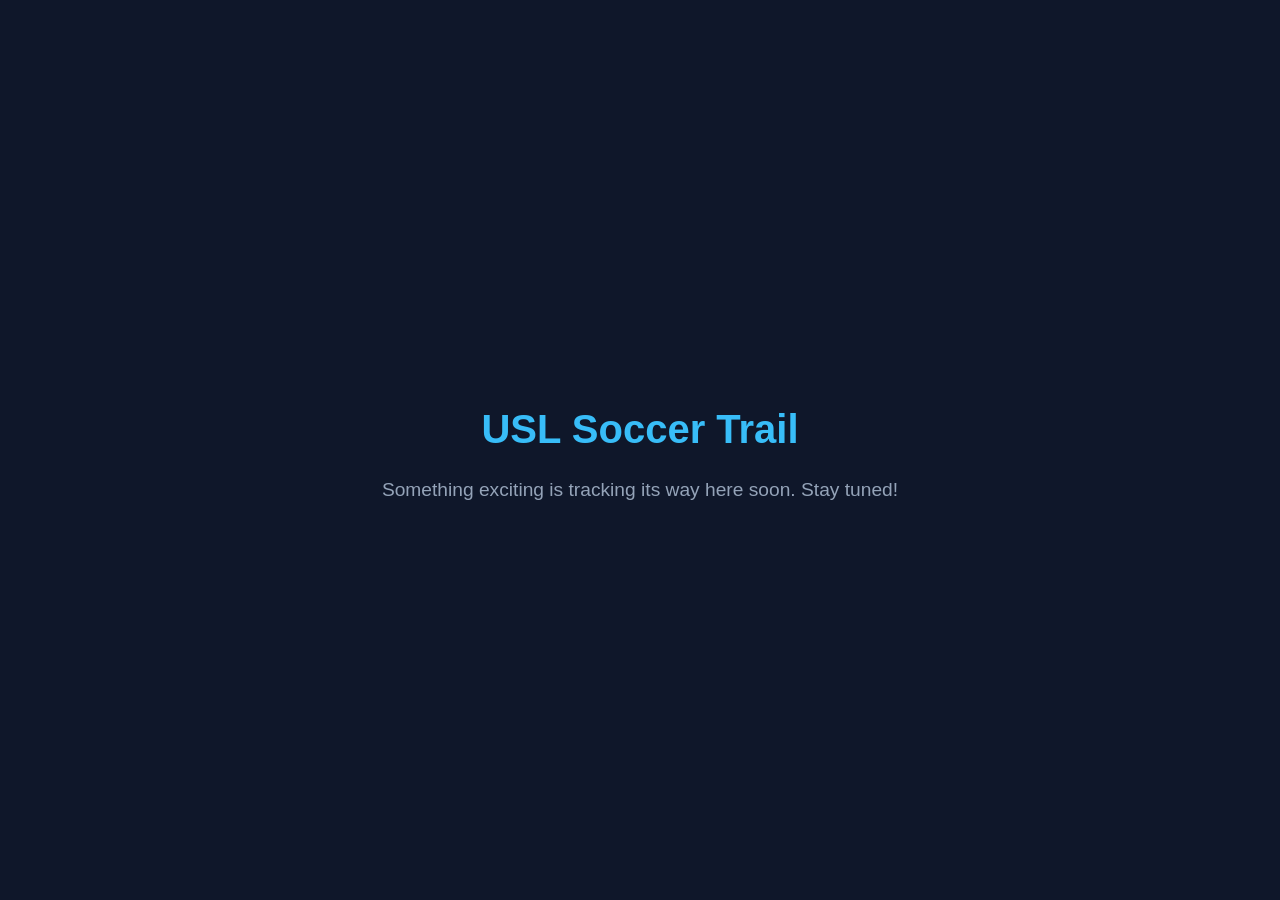
<file: index.html>
<!DOCTYPE html>
<html lang="en">
<head>
    <meta charset="UTF-8">
    <meta name="viewport" content="width=device-width, initial-scale=1.0">
    <meta name="robots" content="noindex, nofollow">
    <title>USL Soccer Trail - Coming Soon</title>
    <style>
        body {
            font-family: -apple-system, BlinkMacSystemFont, "Segoe UI", Roboto, Helvetica, Arial, sans-serif;
            background-color: #0f172a; /* Dark slate background */
            color: #f8fafc;
            display: flex;
            flex-direction: column;
            align-items: center;
            justify-content: center;
            height: 100vh;
            margin: 0;
            text-align: center;
        }
        h1 { font-size: 2.5rem; margin-bottom: 0.5rem; color: #38bdf8; }
        p { font-size: 1.2rem; color: #94a3b8; }
    </style>
</head>
<body>
    <h1>USL Soccer Trail</h1>
    <p>Something exciting is tracking its way here soon. Stay tuned!</p>
</body>
</html>
</file>
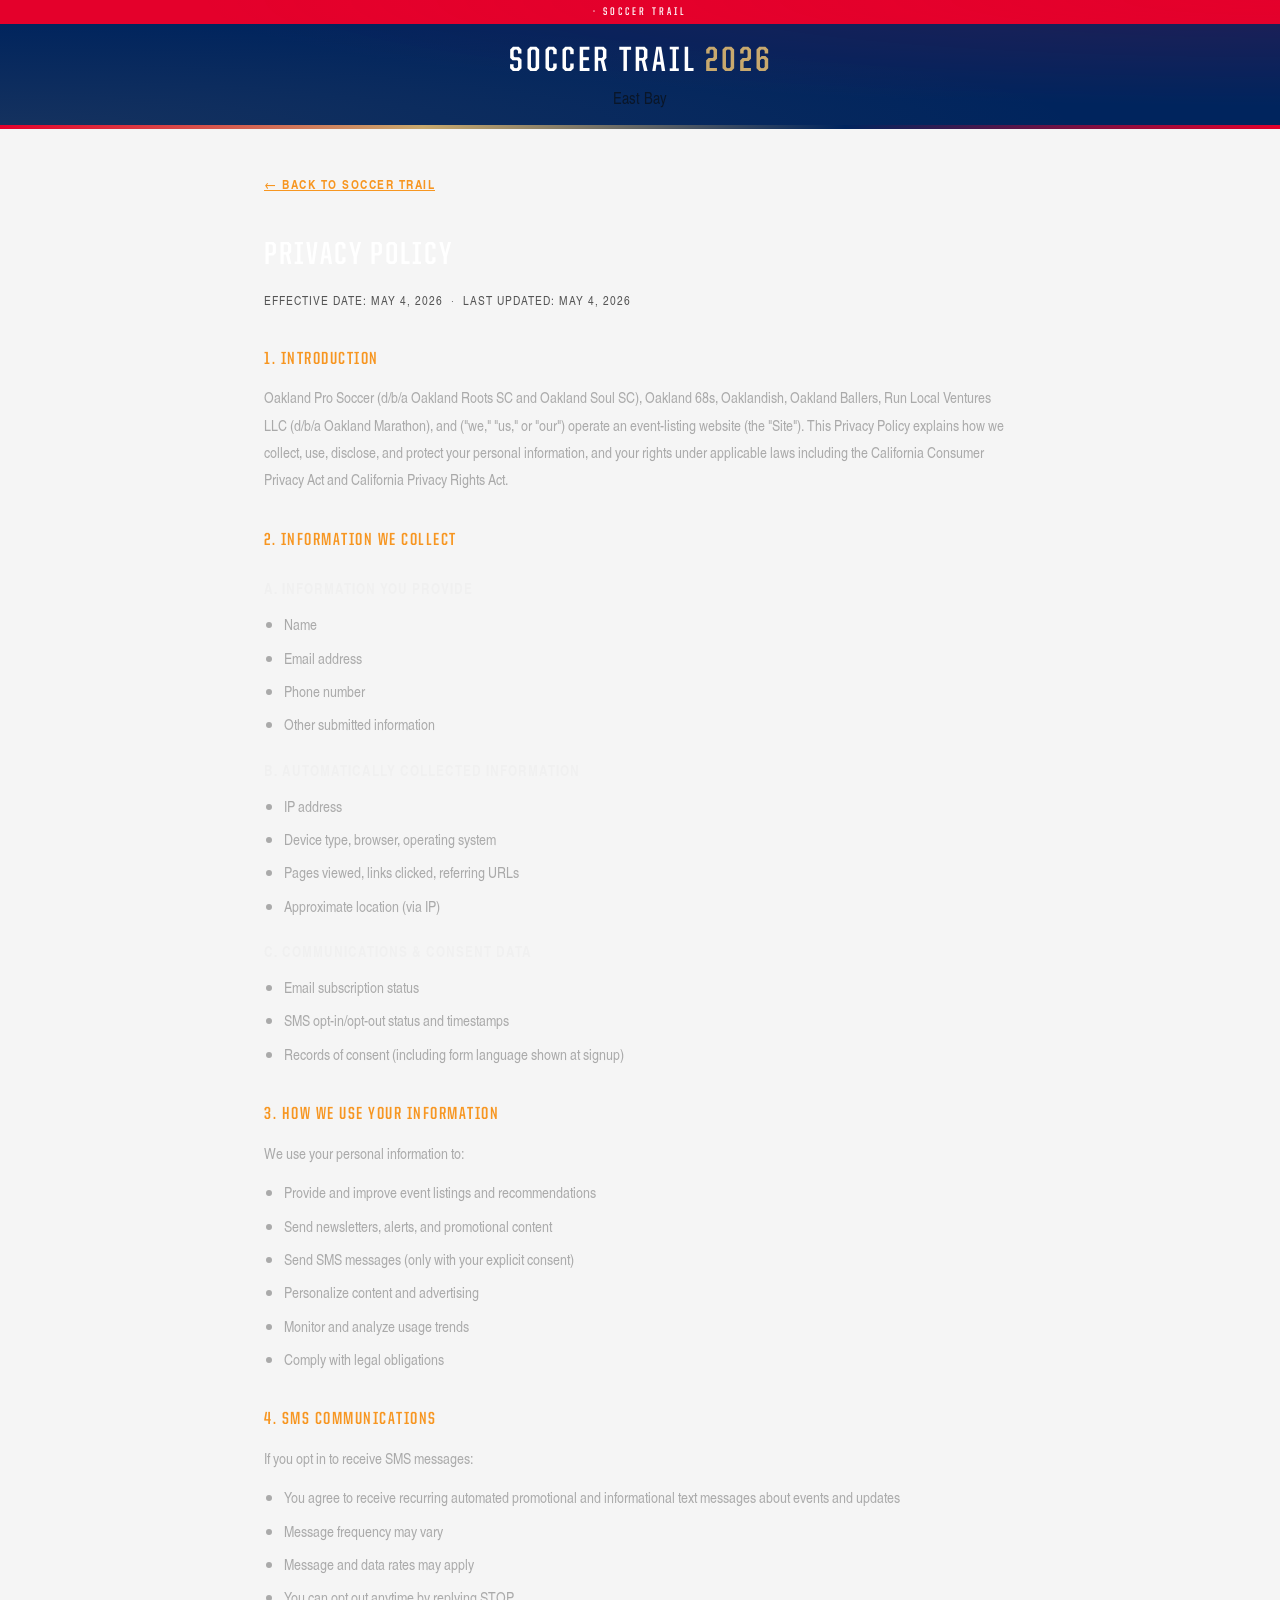
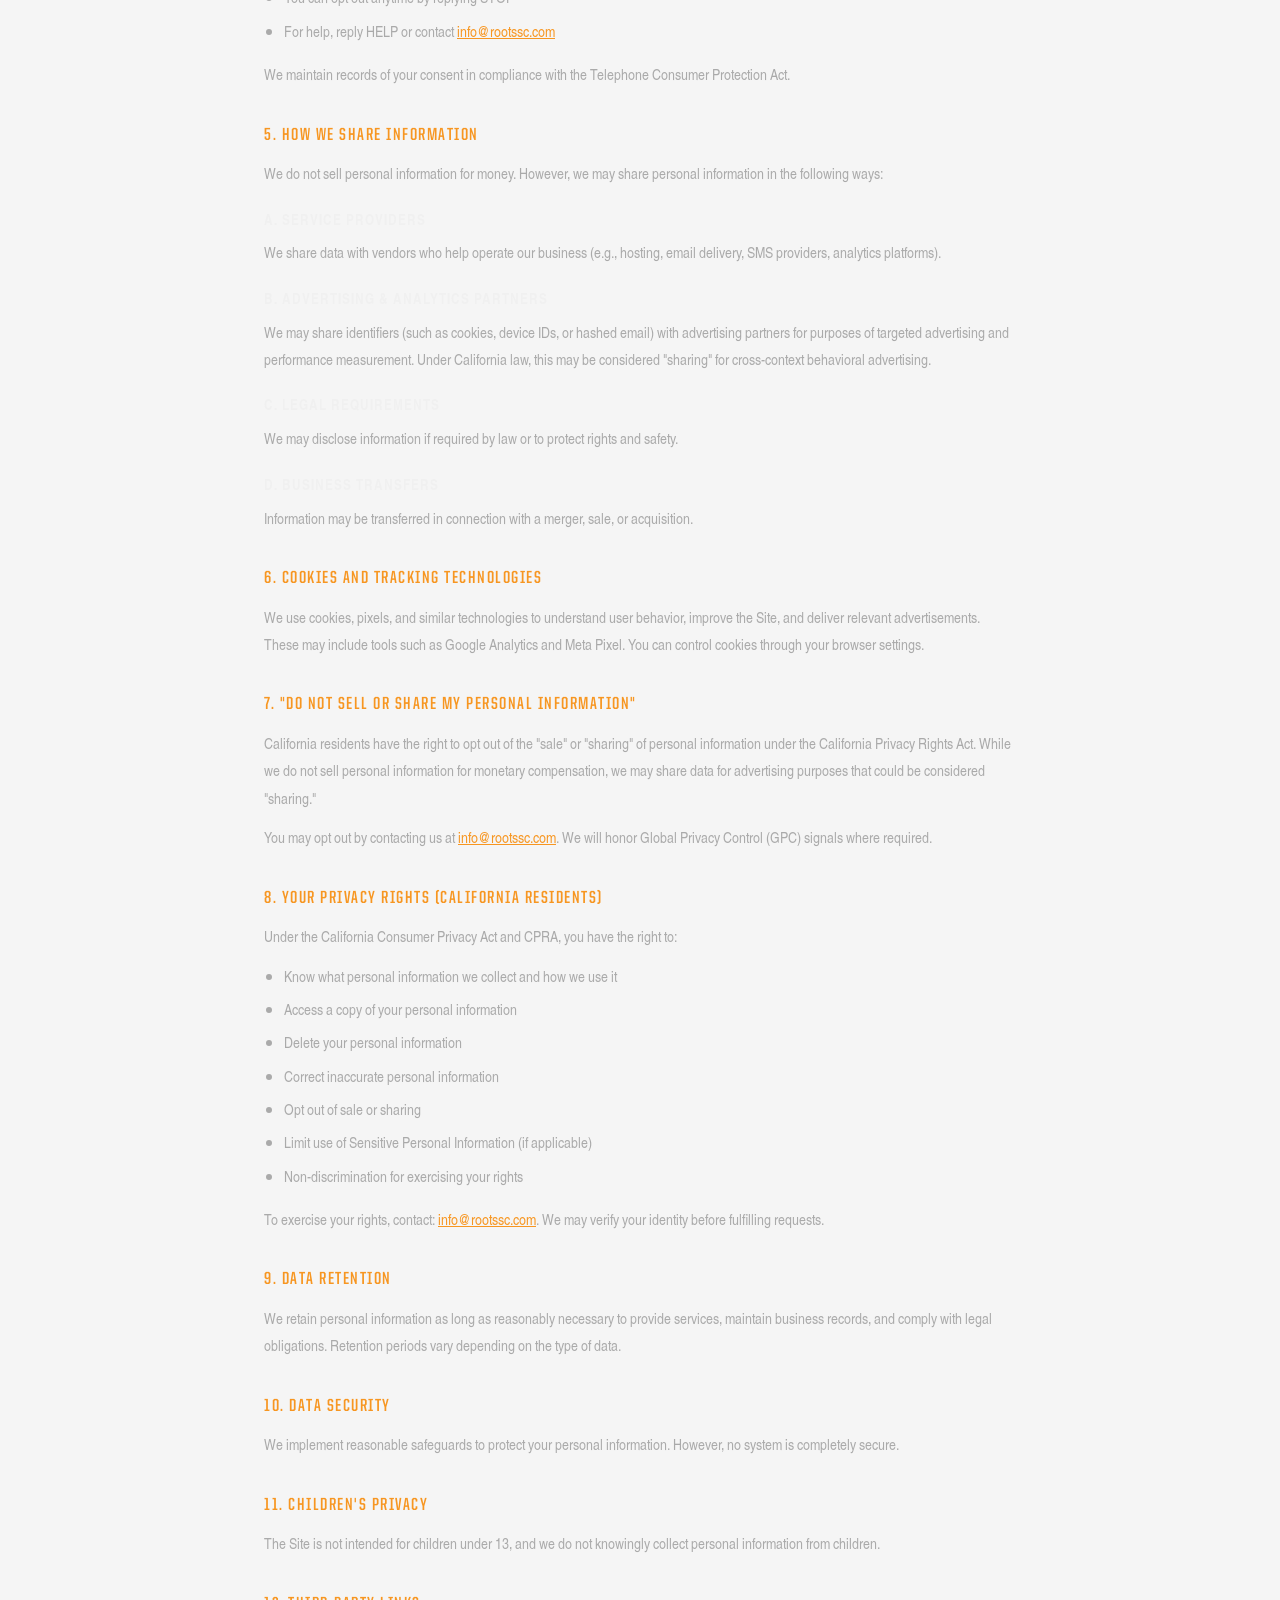
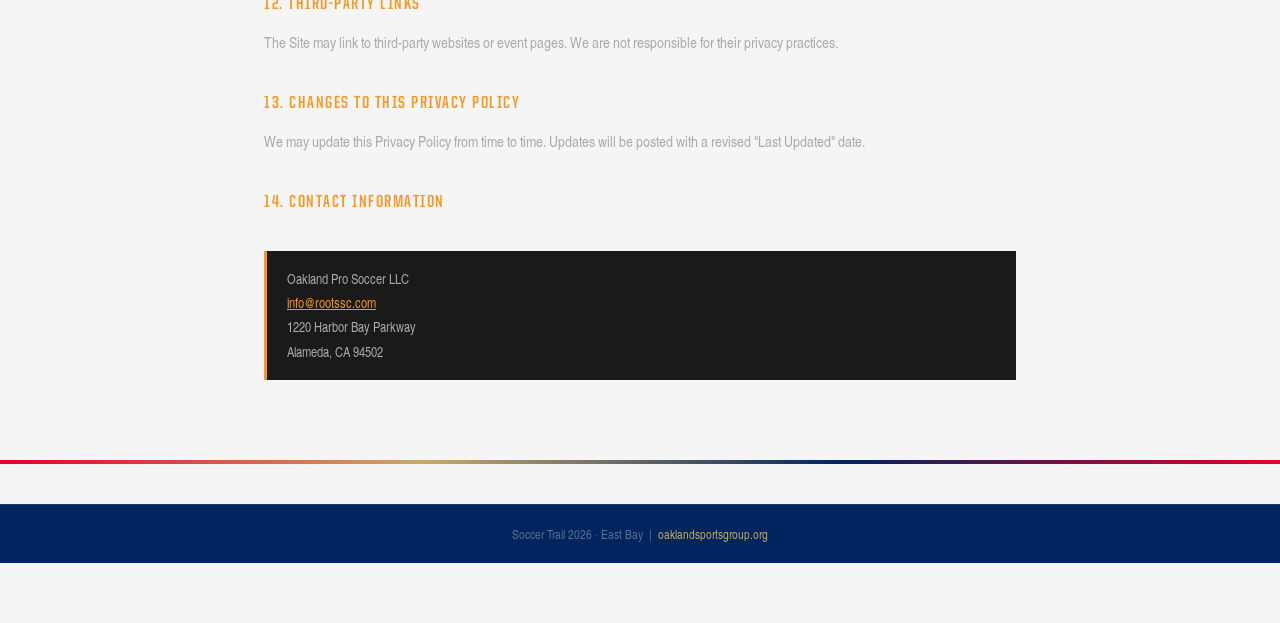
<file: privacy/index.html>
<!DOCTYPE html>
<html lang="en">
<head>
  <meta charset="UTF-8" />
  <meta name="viewport" content="width=device-width, initial-scale=1.0" />
  <title>Privacy Policy · East Bay Soccer Trail</title>
  <link rel="stylesheet" href="/css/style.css">
  <link rel="icon" href="/assets/Oakland_Roots.png" type="image/png">
  <style>
    .legal-page {
      max-width: 800px;
      margin: 0 auto;
      padding: 40px 24px 80px;
      color: #ccc;
      font-size: 0.95rem;
      line-height: 1.8;
    }
    .legal-page h1 {
      font-family: 'United Sans Cond', 'Arial Narrow', Arial, sans-serif;
      font-size: 2rem;
      font-weight: 700;
      color: #fff;
      text-transform: uppercase;
      letter-spacing: 2px;
      margin-bottom: 4px;
    }
    .legal-page .effective {
      font-size: 0.78rem;
      color: #555;
      letter-spacing: 1px;
      text-transform: uppercase;
      margin-bottom: 32px;
    }
    .legal-page h2 {
      font-family: 'United Sans Cond', 'Arial Narrow', Arial, sans-serif;
      font-size: 1.1rem;
      font-weight: 700;
      color: #F79621;
      text-transform: uppercase;
      letter-spacing: 1.5px;
      margin: 32px 0 8px;
    }
    .legal-page h3 {
      font-size: 0.9rem;
      font-weight: 700;
      color: #f0f0f0;
      margin: 20px 0 6px;
      text-transform: uppercase;
      letter-spacing: 1px;
    }
    .legal-page p {
      margin-bottom: 12px;
      color: #aaa;
    }
    .legal-page ul {
      margin: 8px 0 16px 20px;
      color: #aaa;
    }
    .legal-page ul li {
      margin-bottom: 6px;
    }
    .legal-page a {
      color: #F79621;
      text-decoration: underline;
    }
    .legal-back {
      display: inline-block;
      margin-bottom: 32px;
      font-size: 0.78rem;
      font-weight: 700;
      letter-spacing: 1.5px;
      text-transform: uppercase;
      color: #555;
      text-decoration: none;
    }
    .legal-back:hover { color: #F79621; }
    .legal-contact {
      background: #1a1a1a;
      border-left: 3px solid #F79621;
      padding: 16px 20px;
      margin-top: 32px;
      font-size: 0.85rem;
      color: #aaa;
    }
  </style>
</head>
<body>

<!-- HEADER -->
<header>
  <div class="header-top"> · Soccer Trail</div>
  <div class="header-inner">
    <div class="header-logos">
      <div class="header-title">
        <h1>Soccer Trail <span>2026</span></h1>
      </div>
    </div>
    <div class="sub">East Bay</div>
  </div>
</header>

<!-- MOSAIC DIVIDER -->
<div class="mosaic-divider"></div>

<div class="legal-page">
  <a href="/" class="legal-back" id="legalBack">← Back to Soccer Trail</a>
  <script>
    if (new URLSearchParams(location.search).get('ref') === 'oakland') {
      document.getElementById('legalBack').href = '/oakland';
    }
  </script>

  <h1>Privacy Policy</h1>
  <div class="effective">Effective Date: May 4, 2026 &nbsp;·&nbsp; Last Updated: May 4, 2026</div>

  <h2>1. Introduction</h2>
  <p>Oakland Pro Soccer (d/b/a Oakland Roots SC and Oakland Soul SC), Oakland 68s, Oaklandish, Oakland Ballers, Run Local Ventures LLC (d/b/a Oakland Marathon), and  ("we," "us," or "our") operate an event-listing website (the "Site"). This Privacy Policy explains how we collect, use, disclose, and protect your personal information, and your rights under applicable laws including the California Consumer Privacy Act and California Privacy Rights Act.</p>

  <h2>2. Information We Collect</h2>

  <h3>a. Information You Provide</h3>
  <ul>
    <li>Name</li>
    <li>Email address</li>
    <li>Phone number</li>
    <li>Other submitted information</li>
  </ul>

  <h3>b. Automatically Collected Information</h3>
  <ul>
    <li>IP address</li>
    <li>Device type, browser, operating system</li>
    <li>Pages viewed, links clicked, referring URLs</li>
    <li>Approximate location (via IP)</li>
  </ul>

  <h3>c. Communications &amp; Consent Data</h3>
  <ul>
    <li>Email subscription status</li>
    <li>SMS opt-in/opt-out status and timestamps</li>
    <li>Records of consent (including form language shown at signup)</li>
  </ul>

  <h2>3. How We Use Your Information</h2>
  <p>We use your personal information to:</p>
  <ul>
    <li>Provide and improve event listings and recommendations</li>
    <li>Send newsletters, alerts, and promotional content</li>
    <li>Send SMS messages (only with your explicit consent)</li>
    <li>Personalize content and advertising</li>
    <li>Monitor and analyze usage trends</li>
    <li>Comply with legal obligations</li>
  </ul>

  <h2>4. SMS Communications</h2>
  <p>If you opt in to receive SMS messages:</p>
  <ul>
    <li>You agree to receive recurring automated promotional and informational text messages about events and updates</li>
    <li>Message frequency may vary</li>
    <li>Message and data rates may apply</li>
    <li>You can opt out anytime by replying STOP</li>
    <li>For help, reply HELP or contact <a href="mailto:info@rootssc.com">info@rootssc.com</a></li>
  </ul>
  <p>We maintain records of your consent in compliance with the Telephone Consumer Protection Act.</p>

  <h2>5. How We Share Information</h2>
  <p>We do not sell personal information for money. However, we may share personal information in the following ways:</p>

  <h3>a. Service Providers</h3>
  <p>We share data with vendors who help operate our business (e.g., hosting, email delivery, SMS providers, analytics platforms).</p>

  <h3>b. Advertising &amp; Analytics Partners</h3>
  <p>We may share identifiers (such as cookies, device IDs, or hashed email) with advertising partners for purposes of targeted advertising and performance measurement. Under California law, this may be considered "sharing" for cross-context behavioral advertising.</p>

  <h3>c. Legal Requirements</h3>
  <p>We may disclose information if required by law or to protect rights and safety.</p>

  <h3>d. Business Transfers</h3>
  <p>Information may be transferred in connection with a merger, sale, or acquisition.</p>

  <h2>6. Cookies and Tracking Technologies</h2>
  <p>We use cookies, pixels, and similar technologies to understand user behavior, improve the Site, and deliver relevant advertisements. These may include tools such as Google Analytics and Meta Pixel. You can control cookies through your browser settings.</p>

  <h2>7. "Do Not Sell or Share My Personal Information"</h2>
  <p>California residents have the right to opt out of the "sale" or "sharing" of personal information under the California Privacy Rights Act. While we do not sell personal information for monetary compensation, we may share data for advertising purposes that could be considered "sharing."</p>
  <p>You may opt out by contacting us at <a href="mailto:info@rootssc.com">info@rootssc.com</a>. We will honor Global Privacy Control (GPC) signals where required.</p>

  <h2>8. Your Privacy Rights (California Residents)</h2>
  <p>Under the California Consumer Privacy Act and CPRA, you have the right to:</p>
  <ul>
    <li>Know what personal information we collect and how we use it</li>
    <li>Access a copy of your personal information</li>
    <li>Delete your personal information</li>
    <li>Correct inaccurate personal information</li>
    <li>Opt out of sale or sharing</li>
    <li>Limit use of Sensitive Personal Information (if applicable)</li>
    <li>Non-discrimination for exercising your rights</li>
  </ul>
  <p>To exercise your rights, contact: <a href="mailto:info@rootssc.com">info@rootssc.com</a>. We may verify your identity before fulfilling requests.</p>

  <h2>9. Data Retention</h2>
  <p>We retain personal information as long as reasonably necessary to provide services, maintain business records, and comply with legal obligations. Retention periods vary depending on the type of data.</p>

  <h2>10. Data Security</h2>
  <p>We implement reasonable safeguards to protect your personal information. However, no system is completely secure.</p>

  <h2>11. Children's Privacy</h2>
  <p>The Site is not intended for children under 13, and we do not knowingly collect personal information from children.</p>

  <h2>12. Third-Party Links</h2>
  <p>The Site may link to third-party websites or event pages. We are not responsible for their privacy practices.</p>

  <h2>13. Changes to This Privacy Policy</h2>
  <p>We may update this Privacy Policy from time to time. Updates will be posted with a revised "Last Updated" date.</p>

  <h2>14. Contact Information</h2>
  <div class="legal-contact">
    Oakland Pro Soccer LLC<br>
    <a href="mailto:info@rootssc.com">info@rootssc.com</a><br>
    1220 Harbor Bay Parkway<br>
    Alameda, CA 94502
  </div>
</div>

<!-- MOSAIC DIVIDER -->
<div class="mosaic-divider"></div>

<!-- FOOTER -->
<footer>
  Soccer Trail 2026 · East Bay &nbsp;|&nbsp;
  <a href="https://oaklandsportsgroup.org/" target="_blank">oaklandsportsgroup.org</a>
</footer>

</body>
</html>
</file>
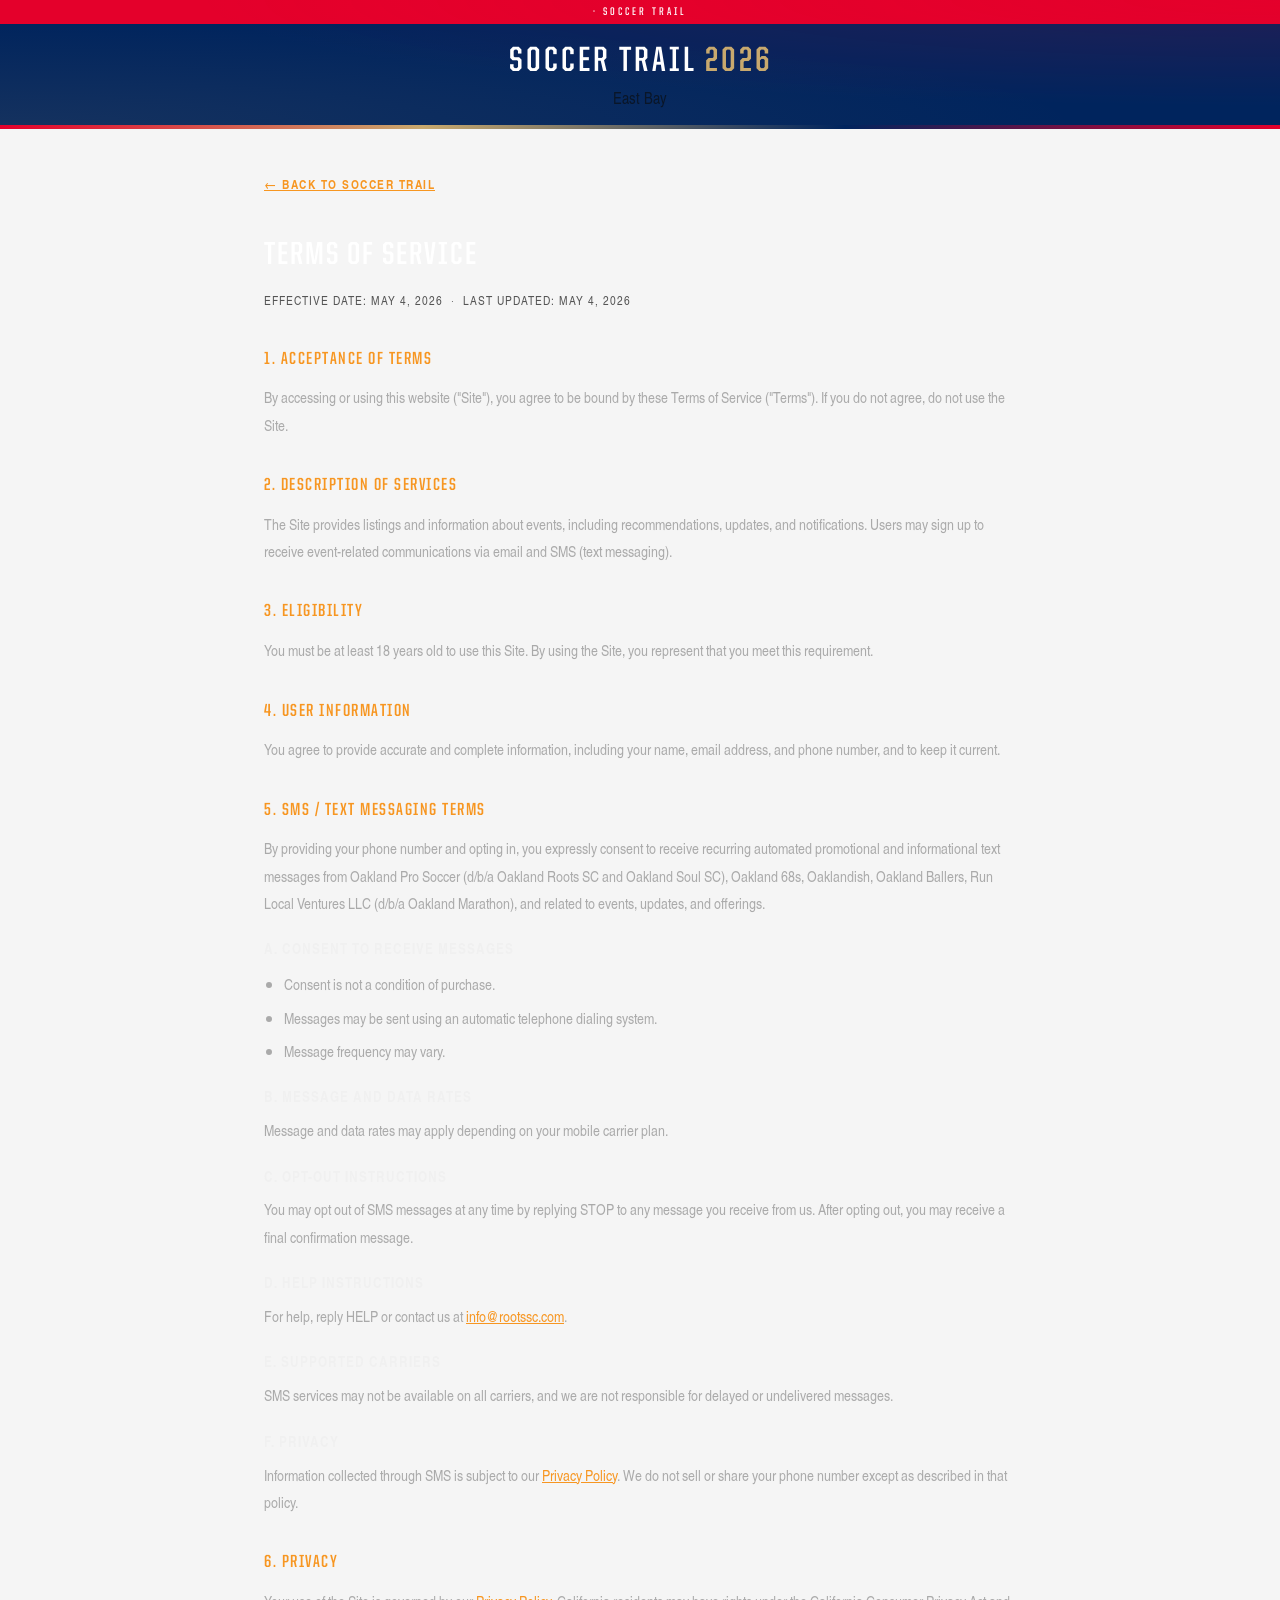
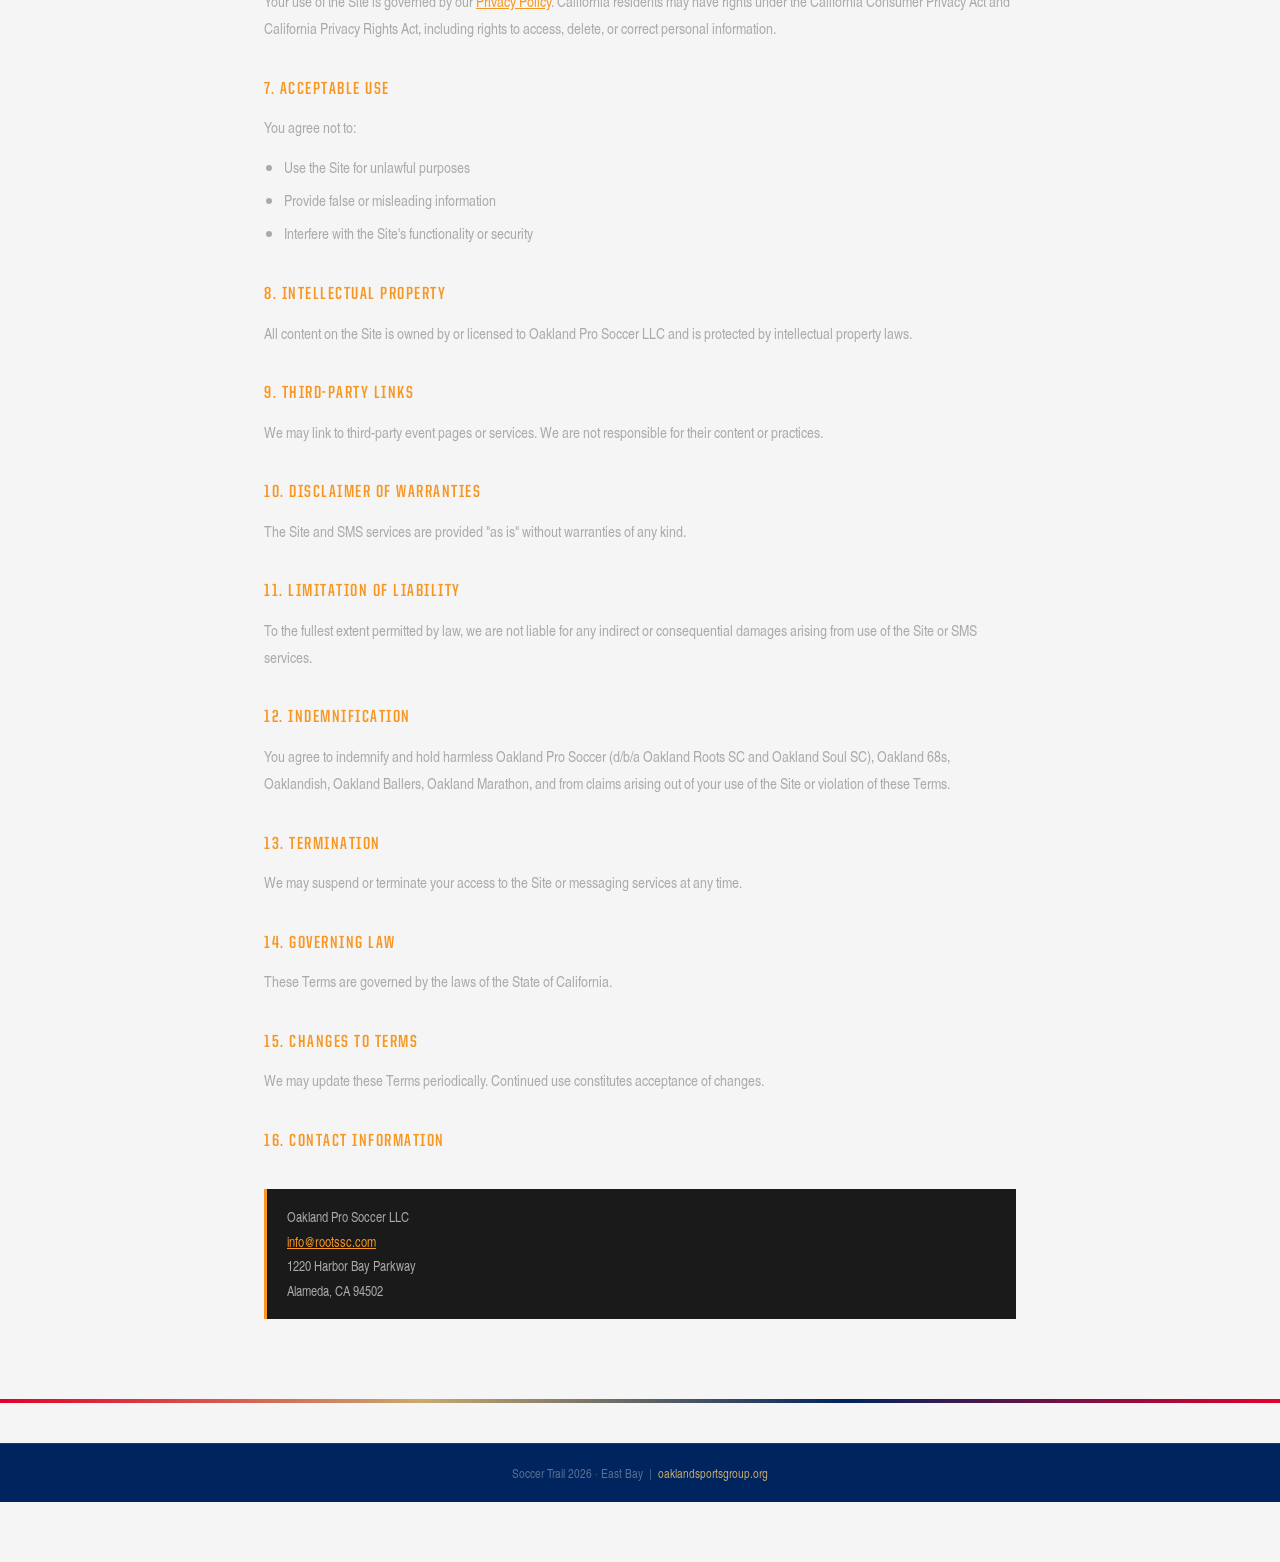
<file: terms/index.html>
<!DOCTYPE html>
<html lang="en">
<head>
  <meta charset="UTF-8" />
  <meta name="viewport" content="width=device-width, initial-scale=1.0" />
  <title>Terms of Service · East Bay Soccer Trail</title>
  <link rel="stylesheet" href="/css/style.css">
  <link rel="icon" href="/assets/Oakland_Roots.png" type="image/png">
  <style>
    .legal-page {
      max-width: 800px;
      margin: 0 auto;
      padding: 40px 24px 80px;
      color: #ccc;
      font-size: 0.95rem;
      line-height: 1.8;
    }
    .legal-page h1 {
      font-family: 'United Sans Cond', 'Arial Narrow', Arial, sans-serif;
      font-size: 2rem;
      font-weight: 700;
      color: #fff;
      text-transform: uppercase;
      letter-spacing: 2px;
      margin-bottom: 4px;
    }
    .legal-page .effective {
      font-size: 0.78rem;
      color: #555;
      letter-spacing: 1px;
      text-transform: uppercase;
      margin-bottom: 32px;
    }
    .legal-page h2 {
      font-family: 'United Sans Cond', 'Arial Narrow', Arial, sans-serif;
      font-size: 1.1rem;
      font-weight: 700;
      color: #F79621;
      text-transform: uppercase;
      letter-spacing: 1.5px;
      margin: 32px 0 8px;
    }
    .legal-page h3 {
      font-size: 0.9rem;
      font-weight: 700;
      color: #f0f0f0;
      margin: 20px 0 6px;
      text-transform: uppercase;
      letter-spacing: 1px;
    }
    .legal-page p {
      margin-bottom: 12px;
      color: #aaa;
    }
    .legal-page ul {
      margin: 8px 0 16px 20px;
      color: #aaa;
    }
    .legal-page ul li {
      margin-bottom: 6px;
    }
    .legal-page a {
      color: #F79621;
      text-decoration: underline;
    }
    .legal-back {
      display: inline-block;
      margin-bottom: 32px;
      font-size: 0.78rem;
      font-weight: 700;
      letter-spacing: 1.5px;
      text-transform: uppercase;
      color: #555;
      text-decoration: none;
    }
    .legal-back:hover { color: #F79621; }
    .legal-contact {
      background: #1a1a1a;
      border-left: 3px solid #F79621;
      padding: 16px 20px;
      margin-top: 32px;
      font-size: 0.85rem;
      color: #aaa;
    }
  </style>
</head>
<body>

<!-- HEADER -->
<header>
  <div class="header-top"> · Soccer Trail</div>
  <div class="header-inner">
    <div class="header-logos">
      <div class="header-title">
        <h1>Soccer Trail <span>2026</span></h1>
      </div>
    </div>
    <div class="sub">East Bay</div>
  </div>
</header>

<!-- MOSAIC DIVIDER -->
<div class="mosaic-divider"></div>

<div class="legal-page">
  <a href="/" class="legal-back" id="legalBack">← Back to Soccer Trail</a>
  <script>
    if (new URLSearchParams(location.search).get('ref') === 'oakland') {
      document.getElementById('legalBack').href = '/oakland';
    }
  </script>

  <h1>Terms of Service</h1>
  <div class="effective">Effective Date: May 4, 2026 &nbsp;·&nbsp; Last Updated: May 4, 2026</div>

  <h2>1. Acceptance of Terms</h2>
  <p>By accessing or using this website ("Site"), you agree to be bound by these Terms of Service ("Terms"). If you do not agree, do not use the Site.</p>

  <h2>2. Description of Services</h2>
  <p>The Site provides listings and information about events, including recommendations, updates, and notifications. Users may sign up to receive event-related communications via email and SMS (text messaging).</p>

  <h2>3. Eligibility</h2>
  <p>You must be at least 18 years old to use this Site. By using the Site, you represent that you meet this requirement.</p>

  <h2>4. User Information</h2>
  <p>You agree to provide accurate and complete information, including your name, email address, and phone number, and to keep it current.</p>

  <h2>5. SMS / Text Messaging Terms</h2>
  <p>By providing your phone number and opting in, you expressly consent to receive recurring automated promotional and informational text messages from Oakland Pro Soccer (d/b/a Oakland Roots SC and Oakland Soul SC), Oakland 68s, Oaklandish, Oakland Ballers, Run Local Ventures LLC (d/b/a Oakland Marathon), and  related to events, updates, and offerings.</p>

  <h3>a. Consent to Receive Messages</h3>
  <ul>
    <li>Consent is not a condition of purchase.</li>
    <li>Messages may be sent using an automatic telephone dialing system.</li>
    <li>Message frequency may vary.</li>
  </ul>

  <h3>b. Message and Data Rates</h3>
  <p>Message and data rates may apply depending on your mobile carrier plan.</p>

  <h3>c. Opt-Out Instructions</h3>
  <p>You may opt out of SMS messages at any time by replying STOP to any message you receive from us. After opting out, you may receive a final confirmation message.</p>

  <h3>d. Help Instructions</h3>
  <p>For help, reply HELP or contact us at <a href="mailto:info@rootssc.com">info@rootssc.com</a>.</p>

  <h3>e. Supported Carriers</h3>
  <p>SMS services may not be available on all carriers, and we are not responsible for delayed or undelivered messages.</p>

  <h3>f. Privacy</h3>
  <p>Information collected through SMS is subject to our <a href="privacy">Privacy Policy</a>. We do not sell or share your phone number except as described in that policy.</p>

  <h2>6. Privacy</h2>
  <p>Your use of the Site is governed by our <a href="privacy">Privacy Policy</a>. California residents may have rights under the California Consumer Privacy Act and California Privacy Rights Act, including rights to access, delete, or correct personal information.</p>

  <h2>7. Acceptable Use</h2>
  <p>You agree not to:</p>
  <ul>
    <li>Use the Site for unlawful purposes</li>
    <li>Provide false or misleading information</li>
    <li>Interfere with the Site's functionality or security</li>
  </ul>

  <h2>8. Intellectual Property</h2>
  <p>All content on the Site is owned by or licensed to Oakland Pro Soccer LLC and is protected by intellectual property laws.</p>

  <h2>9. Third-Party Links</h2>
  <p>We may link to third-party event pages or services. We are not responsible for their content or practices.</p>

  <h2>10. Disclaimer of Warranties</h2>
  <p>The Site and SMS services are provided "as is" without warranties of any kind.</p>

  <h2>11. Limitation of Liability</h2>
  <p>To the fullest extent permitted by law, we are not liable for any indirect or consequential damages arising from use of the Site or SMS services.</p>

  <h2>12. Indemnification</h2>
  <p>You agree to indemnify and hold harmless Oakland Pro Soccer (d/b/a Oakland Roots SC and Oakland Soul SC), Oakland 68s, Oaklandish, Oakland Ballers, Oakland Marathon, and  from claims arising out of your use of the Site or violation of these Terms.</p>

  <h2>13. Termination</h2>
  <p>We may suspend or terminate your access to the Site or messaging services at any time.</p>

  <h2>14. Governing Law</h2>
  <p>These Terms are governed by the laws of the State of California.</p>

  <h2>15. Changes to Terms</h2>
  <p>We may update these Terms periodically. Continued use constitutes acceptance of changes.</p>

  <h2>16. Contact Information</h2>
  <div class="legal-contact">
    Oakland Pro Soccer LLC<br>
    <a href="mailto:info@rootssc.com">info@rootssc.com</a><br>
    1220 Harbor Bay Parkway<br>
    Alameda, CA 94502
  </div>
</div>

<!-- MOSAIC DIVIDER -->
<div class="mosaic-divider"></div>

<!-- FOOTER -->
<footer>
  Soccer Trail 2026 · East Bay &nbsp;|&nbsp;
  <a href="https://oaklandsportsgroup.org/" target="_blank">oaklandsportsgroup.org</a>
</footer>

</body>
</html>
</file>
<file: css/style.css>
/* ─── USL Soccer Trail · Global Styles ─────────────────────────────────────── */
.hidden { display: none !important; }
@font-face {
  font-family: 'United Sans Cond';
  src: url('../fonts/UnitedSansCdBd.otf') format('opentype');
  font-weight: 700;
  font-style: normal;
}

@font-face {
  font-family: 'TeX Gyre Heros Cn';
  src: url('../fonts/texgyreheroscn-regular.otf') format('opentype');
  font-weight: 400;
}

@font-face {
  font-family: 'TeX Gyre Heros Cn';
  src: url('../fonts/texgyreheroscn-bold.otf') format('opentype');
  font-weight: 700;
}

:root {
  /* USL Brand */
  --usl-navy:   #00245D;
  --usl-red:    #E4002B;
  --usl-gold:   #C8A96E;
  --usl-white:  #FFFFFF;
  --usl-light:  #F5F5F5;

  /* Map / Card theming (light) */
  --black:      #00245D;
  --card:       #FFFFFF;
  --card2:      #F5F7FA;
  --border:     #DDE3EE;
  --muted:      #6B7A9A;
  --text:       #0A1628;

  /* Shared accent colors */
  --green:      #25B67C;
  --orange:     #F79621;
  --yellow:     #FAE454;
  --white:      #FFFFFF;
}

* { box-sizing: border-box; margin: 0; padding: 0; }
button, a { touch-action: manipulation; }

body {
  font-family: 'TeX Gyre Heros Cn', 'Arial Narrow', Arial, sans-serif;
  background: var(--usl-light);
  color: var(--text);
  min-height: 100vh;
  padding-bottom: 60px;
}

/* ─── MOSAIC DIVIDER ────────────────────────────────────────────────────────── */
.mosaic-divider {
  height: 4px;
  background: linear-gradient(to right,
    var(--usl-red) 0%,
    var(--usl-gold) 33%,
    var(--usl-navy) 66%,
    var(--usl-red) 100%
  );
}

/* ─── HEADER ────────────────────────────────────────────────────────────────── */
header {
  background: var(--usl-navy);
  position: relative;
  overflow: hidden;
}

header::before {
  content: '';
  position: absolute;
  inset: 0;
  background: radial-gradient(ellipse at top right, rgba(228,0,43,0.15) 0%, transparent 60%),
              radial-gradient(ellipse at bottom left, rgba(200,169,110,0.1) 0%, transparent 60%);
  pointer-events: none;
}

.header-top {
  background: var(--usl-red);
  text-align: center;
  font-family: 'United Sans Cond', 'Arial Narrow', Arial, sans-serif;
  font-size: 0.7rem;
  font-weight: 700;
  letter-spacing: 3px;
  text-transform: uppercase;
  color: #fff;
  padding: 6px 16px;
}

.header-inner {
  position: relative;
  max-width: 960px;
  margin: 0 auto;
  padding: 20px 24px 16px;
  text-align: center;
}

.header-logos {
  display: flex;
  align-items: center;
  justify-content: center;
  gap: 20px;
  margin-bottom: 8px;
}

.header-logo {
  height: 56px;
  width: auto;
  object-fit: contain;
}

.header-logo--usl { 
  height: 48px;
}

.header-title h1 {
  font-family: 'United Sans Cond', 'Arial Narrow', Arial, sans-serif;
  font-size: 2.2rem;
  font-weight: 700;
  color: #fff;
  text-transform: uppercase;
  letter-spacing: 3px;
  line-height: 1;
}

.header-title h1 span {
  color: var(--usl-gold);
}

.header-title .sub {
  font-size: 0.75rem;
  font-weight: 700;
  letter-spacing: 3px;
  text-transform: uppercase;
  color: rgba(255,255,255,0.5);
  margin-top: 4px;
}

/* ─── CLUB SELECTOR (landing page) ─────────────────────────────────────────── */
.club-selector-section {
  max-width: 960px;
  margin: 0 auto;
  padding: 40px 24px;
}

.club-selector-title {
  font-family: 'United Sans Cond', 'Arial Narrow', Arial, sans-serif;
  font-size: 0.7rem;
  font-weight: 700;
  letter-spacing: 3px;
  text-transform: uppercase;
  color: var(--muted);
  margin-bottom: 24px;
  text-align: center;
}

.club-grid {
  display: grid;
  grid-template-columns: repeat(auto-fill, minmax(200px, 1fr));
  gap: 16px;
}

.club-card {
  background: var(--usl-navy);
  border-radius: 10px;
  padding: 24px 16px;
  text-decoration: none;
  display: flex;
  flex-direction: column;
  align-items: center;
  gap: 14px;
  transition: all 0.2s;
  border: 2px solid transparent;
  position: relative;
  overflow: hidden;
}

.club-card::before {
  content: '';
  position: absolute;
  inset: 0;
  background: radial-gradient(ellipse at top, rgba(255,255,255,0.05) 0%, transparent 70%);
  pointer-events: none;
}

.club-card:hover {
  transform: translateY(-3px);
  border-color: var(--usl-gold);
  box-shadow: 0 8px 24px rgba(0,36,93,0.2);
}

.club-card-logo {
  width: 80px;
  height: 80px;
  object-fit: contain;
  filter: drop-shadow(0 2px 4px rgba(0,0,0,0.3));
}

.club-card-name {
  font-family: 'United Sans Cond', 'Arial Narrow', Arial, sans-serif;
  font-size: 0.95rem;
  font-weight: 700;
  letter-spacing: 1px;
  text-transform: uppercase;
  color: #fff;
  text-align: center;
  line-height: 1.2;
}

.club-card-city {
  font-size: 0.72rem;
  color: rgba(255,255,255,0.5);
  letter-spacing: 1px;
  text-transform: uppercase;
}

.club-card-badge {
  font-size: 0.65rem;
  font-weight: 700;
  letter-spacing: 1.5px;
  text-transform: uppercase;
  color: var(--usl-gold);
  border: 1px solid var(--usl-gold);
  padding: 2px 8px;
  border-radius: 3px;
}

/* ─── LANDING MAP ────────────────────────────────────────────────────────────── */
.landing-map-section {
  position: relative;
  max-width: 100%;
  margin: 0;
}

#landing-map {
  width: 100%;
  height: 500px;
}

@media (max-width: 600px) {
  #landing-map { height: 320px; }
}

/* ─── CLUB TRAIL PAGES (individual club sites) ───────────────────────────────── */

/* Map section */
.map-section {
  position: relative;
  width: 100%;
}

#map {
  width: 100%;
  height: 420px;
  display: none;
  background: #e8edf2;
}

@media (min-width: 768px) {
  #map { height: 520px; }
}

.map-loading {
  display: flex;
  flex-direction: column;
  align-items: center;
  justify-content: center;
  height: 300px;
  gap: 16px;
  color: var(--muted);
  font-size: 0.85rem;
}

/* ─── FILTERS ─────────────────────────────────────────────────────────────────── */
.filters {
  background: var(--usl-navy);
  padding: 12px 16px;
  display: flex;
  align-items: center;
  gap: 12px;
  flex-wrap: wrap;
}

.filter-label {
  font-family: 'United Sans Cond', 'Arial Narrow', Arial, sans-serif;
  font-size: 0.65rem;
  font-weight: 700;
  letter-spacing: 2px;
  text-transform: uppercase;
  color: rgba(255,255,255,0.4);
  white-space: nowrap;
}

.filter-buttons {
  display: flex;
  gap: 8px;
  flex-wrap: wrap;
  align-items: center;
}

/* ─── FILTER DROPDOWN ─────────────────────────────────────────────────────────── */
.filter-dropdown-wrapper {
  position: relative;
  display: inline-block;
}

.filter-dropdown-btn {
  background: var(--usl-red);
  color: #fff;
  border: 2px solid var(--usl-red);
  border-radius: 6px;
  padding: 8px 16px;
  font-family: 'United Sans Cond', 'Arial Narrow', Arial, sans-serif;
  font-size: 0.85rem;
  font-weight: 700;
  letter-spacing: 1px;
  text-transform: uppercase;
  cursor: pointer;
  white-space: nowrap;
  transition: all 0.2s;
}

.filter-dropdown-btn:hover {
  background: #c4001f;
  border-color: #c4001f;
}

.filter-dropdown-menu {
  position: absolute;
  top: calc(100% + 6px);
  left: 0;
  z-index: 200;
  background: var(--usl-navy);
  border: 1px solid rgba(255,255,255,0.15);
  border-radius: 8px;
  min-width: 220px;
  max-height: 400px;
  overflow-y: auto;
  box-shadow: 0 8px 24px rgba(0,0,0,0.3);
  padding: 8px 0;
}

.filter-dropdown-menu.hidden { display: none; }

.filter-dropdown-section {
  font-size: 0.65rem;
  font-weight: 700;
  letter-spacing: 2px;
  color: rgba(255,255,255,0.3);
  padding: 10px 16px 4px;
  text-transform: uppercase;
}

.filter-dropdown-item {
  display: flex;
  align-items: center;
  gap: 10px;
  padding: 8px 16px;
  cursor: pointer;
  font-size: 0.85rem;
  color: rgba(255,255,255,0.8);
  transition: background 0.15s;
  user-select: none;
}

.filter-dropdown-item:hover {
  background: rgba(255,255,255,0.08);
  color: #fff;
}

.filter-dropdown-item input[type="checkbox"] {
  width: 15px;
  height: 15px;
  accent-color: var(--usl-gold);
  cursor: pointer;
  flex-shrink: 0;
}

.filter-dropdown-item img { border-radius: 2px; flex-shrink: 0; }

/* ─── MATCH CAROUSEL ─────────────────────────────────────────────────────────── */
.matches-section {
  background: var(--usl-navy);
  padding: 0;
  overflow: hidden;
}

.matches-header {
  display: flex;
  align-items: center;
  justify-content: space-between;
  padding: 12px 16px 8px;
  border-bottom: 1px solid rgba(255,255,255,0.1);
}

.matches-title {
  font-family: 'United Sans Cond', 'Arial Narrow', Arial, sans-serif;
  font-size: 0.7rem;
  font-weight: 700;
  letter-spacing: 3px;
  text-transform: uppercase;
  color: rgba(255,255,255,0.5);
}

.matches-nav { display: flex; gap: 4px; }

.match-nav-btn {
  background: rgba(255,255,255,0.08);
  border: none;
  color: rgba(255,255,255,0.6);
  width: 28px;
  height: 28px;
  border-radius: 4px;
  cursor: pointer;
  font-size: 1rem;
  display: flex;
  align-items: center;
  justify-content: center;
  transition: all 0.2s;
}

.match-nav-btn:hover {
  background: rgba(255,255,255,0.15);
  color: #fff;
}

.matches-scroll { overflow: hidden; }

.matches-track {
  display: flex;
  gap: 0;
  overflow-x: auto;
  scroll-behavior: smooth;
  -webkit-overflow-scrolling: touch;
  scrollbar-width: none;
  padding: 0;
}

.matches-track::-webkit-scrollbar { display: none; }

.day-card {
  flex-shrink: 0;
  min-width: 220px;
  border-right: 1px solid rgba(255,255,255,0.08);
  padding: 10px 12px;
}

.day-card--today { background: rgba(228,0,43,0.12); }
.day-card--soon  { background: rgba(200,169,110,0.08); }
.day-card--past  { opacity: 0.5; }

.day-header {
  font-family: 'United Sans Cond', 'Arial Narrow', Arial, sans-serif;
  font-size: 0.7rem;
  font-weight: 700;
  letter-spacing: 2px;
  text-transform: uppercase;
  color: var(--usl-gold);
  margin-bottom: 8px;
}

.day-card--today .day-header { color: var(--usl-red); }

.match-row {
  background: rgba(255,255,255,0.04);
  border-radius: 4px;
  padding: 8px 10px;
  margin-bottom: 6px;
  cursor: pointer;
  transition: background 0.15s;
}

.match-row:hover { background: rgba(255,255,255,0.1); }
.match-row--past { cursor: default; opacity: 0.6; }
.match-row--no-click { cursor: default; }
.match-row--active { background: rgba(228,0,43,0.2); border-left: 3px solid var(--usl-red); }

.mr-teams {
  display: flex;
  align-items: center;
  justify-content: space-between;
  gap: 6px;
  margin-bottom: 4px;
}

.mr-team {
  display: flex;
  align-items: center;
  gap: 5px;
  flex: 1;
}

.mr-team--away { justify-content: flex-end; }
.mr-name { font-size: 0.78rem; font-weight: 700; color: #fff; }
.team--winner { color: var(--usl-gold); }

.mr-middle { flex-shrink: 0; text-align: center; }
.mr-time { font-size: 0.72rem; color: rgba(255,255,255,0.5); white-space: nowrap; }

.mr-score {
  font-size: 0.9rem;
  font-weight: 700;
  color: #fff;
  display: flex;
  align-items: center;
  gap: 3px;
}

.score-sep { color: rgba(255,255,255,0.3); }
.score-win { color: var(--usl-gold); }
.score-loss { color: rgba(255,255,255,0.4); }

.mr-stage {
  font-size: 0.65rem;
  color: rgba(255,255,255,0.35);
  letter-spacing: 0.5px;
  display: block;
}

.mr-watch-party {
  display: inline-block;
  font-size: 0.6rem;
  font-weight: 700;
  letter-spacing: 1px;
  text-transform: uppercase;
  color: var(--usl-gold);
  border: 1px solid var(--usl-gold);
  padding: 1px 6px;
  border-radius: 2px;
  margin-top: 3px;
}

/* ─── NEXT EVENT BANNER ──────────────────────────────────────────────────────── */
.next-event-banner {
  background: var(--usl-navy);
  border-top: 1px solid rgba(255,255,255,0.08);
}

/* ─── VENUE CARDS ────────────────────────────────────────────────────────────── */
.list-section {
  max-width: 960px;
  margin: 0 auto;
  padding: 0 16px;
}

.category-block { margin-bottom: 32px; padding-top: 24px; }

.category-header {
  display: flex;
  align-items: center;
  gap: 10px;
  margin-bottom: 14px;
  padding-bottom: 8px;
  border-bottom: 2px solid var(--border);
}

.cat-flag img { border-radius: 2px; }

.cat-title {
  font-family: 'United Sans Cond', 'Arial Narrow', Arial, sans-serif;
  font-size: 1.1rem;
  font-weight: 700;
  letter-spacing: 2px;
  text-transform: uppercase;
  color: var(--usl-navy);
}

.venue-grid {
  display: grid;
  grid-template-columns: repeat(auto-fill, minmax(200px, 1fr));
  gap: 12px;
}

.venue-card {
  background: #fff;
  border: 1px solid var(--border);
  border-radius: 8px;
  padding: 14px;
  display: flex;
  flex-direction: column;
  text-decoration: none;
  transition: all 0.2s;
  color: var(--text);
  box-shadow: 0 1px 4px rgba(0,36,93,0.06);
}

.venue-card:hover {
  border-color: var(--usl-navy);
  box-shadow: 0 4px 12px rgba(0,36,93,0.12);
  transform: translateY(-1px);
}

.venue-card--watch-party {
  border-color: var(--green);
  background: #f0fdf8;
}

.venue-card--hotel {
  border-color: #65C2EE;
  background: #f0f9ff;
}

.venue-card--restaurant {
  border-color: #c9aa00;
  background: #fffdf0;
}

.venue-name {
  font-family: 'United Sans Cond', 'Arial Narrow', Arial, sans-serif;
  font-size: 1.05rem;
  font-weight: 700;
  color: var(--usl-navy);
  margin-bottom: 4px;
  line-height: 1.2;
}

.venue-detail {
  font-size: 0.78rem;
  color: var(--muted);
  margin-bottom: 3px;
  line-height: 1.4;
}

.bar-nations {
  font-size: 0.72rem;
  color: var(--usl-red);
  font-weight: 700;
  letter-spacing: 0.5px;
  margin-bottom: 4px;
}

.venue-spacer { flex: 1; min-height: 8px; }

.venue-meta { display: flex; flex-wrap: wrap; gap: 6px; margin-bottom: 8px; }

.pill {
  font-size: 0.68rem;
  padding: 2px 8px;
  border-radius: 20px;
  font-weight: 700;
  letter-spacing: 0.3px;
}

.pill-type  { background: #EEF1F8; color: var(--usl-navy); }
.pill-hours { background: #FFF3F0; color: var(--usl-red); }

.map-link {
  font-size: 0.72rem;
  font-weight: 700;
  letter-spacing: 1px;
  text-transform: uppercase;
  color: var(--usl-navy);
  border: 1.5px solid var(--usl-navy);
  padding: 5px 10px;
  text-decoration: none;
  display: inline-block;
  transition: all 0.2s;
  border-radius: 3px;
}

.map-link:hover { background: var(--usl-navy); color: #fff; }
.map-link--green { color: var(--green); border-color: var(--green); }
.map-link--green:hover { background: var(--green); color: #fff; }
.map-link--blue { color: #65C2EE; border-color: #65C2EE; }
.map-link--blue:hover { background: #65C2EE; color: #111; }
.map-link--yellow { color: #9a7c00; border-color: #9a7c00; }
.map-link--yellow:hover { background: #9a7c00; color: #fff; }

.venue-card-actions { display: flex; gap: 8px; align-items: center; flex-wrap: wrap; }

/* ─── WP BADGE ────────────────────────────────────────────────────────────────── */
.wp-badge {
  font-size: 0.6rem;
  font-weight: 700;
  letter-spacing: 1.5px;
  text-transform: uppercase;
  color: var(--green);
  margin-bottom: 6px;
}

/* ─── SPONSOR STRIP ──────────────────────────────────────────────────────────── */
.sponsors-strip {
  background: var(--usl-navy);
  padding: 32px 24px;
  margin-top: 40px;
}

.sponsors-label {
  font-family: 'United Sans Cond', 'Arial Narrow', Arial, sans-serif;
  font-size: 0.65rem;
  font-weight: 700;
  letter-spacing: 2.5px;
  text-transform: uppercase;
  color: rgba(255,255,255,0.3);
  text-align: center;
  margin-bottom: 20px;
}

.sponsors-grid {
  display: grid;
  grid-template-columns: repeat(4, 1fr);
  gap: 28px 32px;
  max-width: 900px;
  margin: 0 auto;
  align-items: center;
  justify-items: center;
}

.sponsors-divider {
  border: none;
  border-top: 1px solid rgba(255,255,255,0.1);
  margin: 28px auto;
  max-width: 900px;
}

.sponsor-logo-link img {
  height: 52px;
  width: auto;
  max-width: 160px;
  opacity: 0.8;
  transition: opacity 0.2s;
  filter: brightness(0) invert(1);
}

.sponsor-logo-link:hover img { opacity: 1; }

/* ─── FOOTER ─────────────────────────────────────────────────────────────────── */
footer {
  background: var(--usl-navy);
  border-top: 1px solid rgba(255,255,255,0.1);
  text-align: center;
  padding: 20px 16px;
  font-size: 0.78rem;
  color: rgba(255,255,255,0.35);
  margin-top: 40px;
}

footer a {
  color: var(--usl-gold);
  text-decoration: none;
}

footer a:hover { text-decoration: underline; }

/* ─── STICKY CTA ─────────────────────────────────────────────────────────────── */
.sticky-cta {
  position: fixed;
  bottom: 0;
  left: 0;
  right: 0;
  z-index: 999;
  display: grid;
  grid-template-columns: 1fr 1fr;
  height: 52px;
}

.sticky-cta-btn {
  display: flex;
  align-items: center;
  justify-content: center;
  font-family: 'United Sans Cond', 'Arial Narrow', Arial, sans-serif;
  font-size: 0.75rem;
  font-weight: 700;
  letter-spacing: 2px;
  text-transform: uppercase;
  text-decoration: none;
  transition: filter 0.2s;
}

.sticky-cta-btn:hover { filter: brightness(1.1); }
.sticky-cta-btn--store    { background: var(--usl-red); color: #fff; }
.sticky-cta-btn--schedule { background: var(--usl-navy); color: var(--usl-gold); border-top: 3px solid var(--usl-gold); }

/* ─── PAGE LOADER ────────────────────────────────────────────────────────────── */
#page-loader {
  position: fixed;
  inset: 0;
  background: var(--usl-navy);
  display: flex;
  flex-direction: column;
  align-items: center;
  justify-content: center;
  z-index: 9999;
  gap: 20px;
  transition: opacity 0.4s;
}

#page-loader.fade-out { opacity: 0; pointer-events: none; }
#page-loader.hidden   { display: none; }

.loader-logo { width: 80px; height: auto; filter: brightness(0) invert(1); }
.loader-logo--color { filter: none; }

.loader-bar {
  width: 160px;
  height: 3px;
  background: rgba(255,255,255,0.15);
  border-radius: 2px;
  overflow: hidden;
}

.loader-fill {
  height: 100%;
  background: var(--usl-red);
  border-radius: 2px;
  animation: loaderAnim 1.2s ease-in-out infinite;
}

@keyframes loaderAnim {
  0%   { width: 0%; margin-left: 0; }
  50%  { width: 60%; margin-left: 20%; }
  100% { width: 0%; margin-left: 100%; }
}

/* ─── SPINNER ────────────────────────────────────────────────────────────────── */
.spinner {
  width: 28px;
  height: 28px;
  border: 3px solid rgba(0,36,93,0.15);
  border-top-color: var(--usl-navy);
  border-radius: 50%;
  animation: spin 0.7s linear infinite;
}

@keyframes spin { to { transform: rotate(360deg); } }

.state-box {
  display: flex;
  flex-direction: column;
  align-items: center;
  justify-content: center;
  padding: 60px 20px;
  gap: 16px;
  color: var(--muted);
  font-size: 0.9rem;
  text-align: center;
}

/* ─── MAP LIGHT STYLE (overrides for light theme) ───────────────────────────── */
.map-section { background: #e8edf2; }

/* ─── CLUSTER ANIMATION ──────────────────────────────────────────────────────── */
@keyframes clusterPulse {
  0%   { transform: translate(-50%, -50%) scale(0.6); opacity: 0.8; }
  70%  { transform: translate(-50%, -50%) scale(1.4); opacity: 0; }
  100% { transform: translate(-50%, -50%) scale(1.4); opacity: 0; }
}

/* ─── RESPONSIVE ─────────────────────────────────────────────────────────────── */
@media (max-width: 600px) {
  .header-title h1 { font-size: 1.6rem; }
  .club-grid { grid-template-columns: repeat(2, 1fr); }
  .venue-grid { grid-template-columns: repeat(auto-fill, minmax(160px, 1fr)); }

  .sponsors-grid {
    grid-template-columns: repeat(2, 1fr);
    max-width: 100%;
  }

  .sponsors-grid .sponsor-logo-link:last-child:nth-child(odd) {
    grid-column: 1 / -1;
    justify-self: center;
  }
}

/* ─── POPUP / EMAIL ──────────────────────────────────────────────────────────── */
#email-popup-overlay {
  position: fixed;
  inset: 0;
  background: rgba(0,36,93,0.7);
  z-index: 9000;
  display: flex;
  align-items: center;
  justify-content: center;
  opacity: 0;
  transition: opacity 0.3s;
  pointer-events: none;
}

#email-popup-overlay.visible {
  opacity: 1;
  pointer-events: auto;
}

#email-popup-overlay.hidden { display: none; }

#email-popup {
  background: #fff;
  border-radius: 12px;
  padding: 28px 24px;
  max-width: 380px;
  width: 90%;
  position: relative;
  box-shadow: 0 20px 60px rgba(0,36,93,0.3);
}

.popup-close {
  position: absolute;
  top: 12px;
  right: 12px;
  background: #f0f0f0;
  border: none;
  width: 28px;
  height: 28px;
  border-radius: 50%;
  cursor: pointer;
  font-size: 0.9rem;
  color: #666;
  display: flex;
  align-items: center;
  justify-content: center;
}

.popup-eyebrow {
  font-size: 0.65rem;
  font-weight: 700;
  letter-spacing: 2px;
  text-transform: uppercase;
  color: var(--usl-red);
  margin-bottom: 6px;
}

.popup-heading {
  font-family: 'United Sans Cond', 'Arial Narrow', Arial, sans-serif;
  font-size: 1.6rem;
  font-weight: 700;
  color: var(--usl-navy);
  text-transform: uppercase;
  letter-spacing: 2px;
  margin-bottom: 10px;
}

.popup-body { font-size: 0.85rem; color: #555; margin-bottom: 16px; line-height: 1.6; }

.popup-input {
  width: 100%;
  padding: 10px 12px;
  border: 2px solid #dde3ee;
  border-radius: 6px;
  font-family: 'TeX Gyre Heros Cn', Arial, sans-serif;
  font-size: 0.9rem;
  margin-bottom: 10px;
  color: var(--text);
  transition: border-color 0.2s;
}

.popup-input:focus { outline: none; border-color: var(--usl-navy); }

.popup-consent { margin: 10px 0 4px; text-align: left; }

.consent-label {
  display: flex;
  align-items: flex-start;
  gap: 10px;
  font-size: 0.72rem;
  color: #777;
  line-height: 1.5;
  cursor: pointer;
}

.consent-checkbox {
  margin-top: 3px;
  flex-shrink: 0;
  width: 15px;
  height: 15px;
  accent-color: var(--usl-navy);
  cursor: pointer;
}

.consent-link { color: var(--usl-red); text-decoration: underline; }

.popup-submit {
  width: 100%;
  padding: 12px;
  background: var(--usl-red);
  color: #fff;
  border: none;
  border-radius: 6px;
  font-family: 'United Sans Cond', 'Arial Narrow', Arial, sans-serif;
  font-size: 0.85rem;
  font-weight: 700;
  letter-spacing: 2px;
  text-transform: uppercase;
  cursor: pointer;
  margin-top: 12px;
  transition: background 0.2s;
}

.popup-submit:hover { background: #c4001f; }
.popup-submit:disabled { background: #999; cursor: default; }

.popup-skip {
  width: 100%;
  background: none;
  border: none;
  color: #aaa;
  font-size: 0.75rem;
  cursor: pointer;
  padding: 10px;
  margin-top: 4px;
  transition: color 0.2s;
}

.popup-skip:hover { color: #666; }

.popup-success { text-align: center; padding: 10px 0; }
.popup-success-icon { font-size: 2.5rem; margin-bottom: 8px; }
.popup-success-msg { font-family: 'United Sans Cond', Arial, sans-serif; font-size: 1.4rem; font-weight: 700; color: var(--usl-navy); text-transform: uppercase; }
.popup-success-sub { font-size: 0.82rem; color: #777; margin-top: 4px; }

/* ─── COOKIE BANNER ──────────────────────────────────────────────────────────── */
#cookie-banner {
  position: fixed;
  bottom: 52px;
  left: 0;
  right: 0;
  z-index: 9998;
  background: var(--usl-navy);
  padding: 14px 20px;
  border-top: 1px solid rgba(255,255,255,0.1);
  align-items: center;
  gap: 16px;
  flex-wrap: wrap;
}
#watchPartyList {
  max-width: 960px;
  margin: 0 auto;
  padding: 0 24px;
}
#hotelList,
#restaurantList,
#watchPartyList {
  max-width: 960px;
  margin: 0 auto;
  padding: 0 24px;
}
.club-card-logo {
  background: rgba(255,255,255,0.4);
  border-radius: 20%;
  padding: 8px;
}
.gm-style .gm-style-iw-c {
  padding: 0 !important;
  border-radius: 8px !important;
  overflow: hidden !important;
}
.gm-style .gm-style-iw-d {
  overflow: hidden !important;
  padding: 0 !important;
  max-height: none !important;
}
.gm-style .gm-style-iw-d > div {
  overflow: hidden !important;
}
.gm-style .gm-style-iw-t::after {
  display: none !important;
}
.gm-style .gm-style-iw-ch {
  padding-top: 0 !important;
}
.gm-style .gm-style-iw button[title="Close"] {
  top: 4px !important;
  right: 4px !important;
}
.gm-style .gm-style-iw-tc { display: none !important; }
.gm-style .gm-style-iw button[title="Close"] { display: none !important; }
</file>
